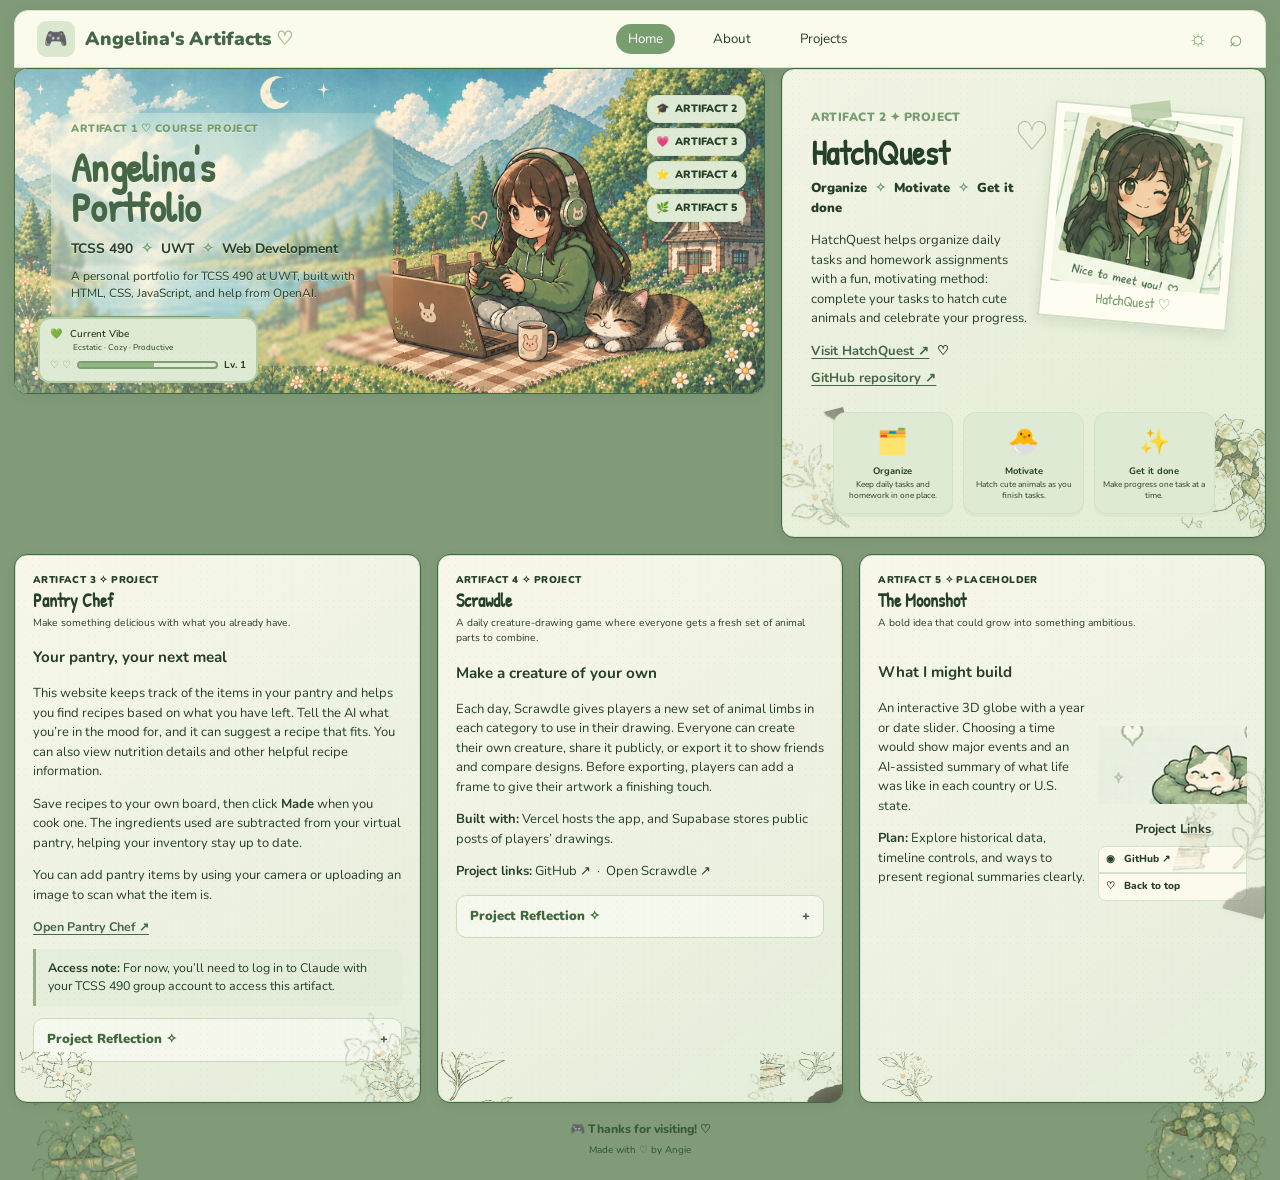
<file: index.html>
<!DOCTYPE html>
<html lang="en">
<head>
  <meta charset="UTF-8">
  <meta name="viewport" content="width=device-width, initial-scale=1.0">
  <title>Angelina's Artifacts ♡</title>
  <link rel="stylesheet" href="style.css">
</head>
<body>
  <header class="sitebar">
    <a class="logo" href="#home"><span class="gamepad">🎮</span> Angelina's Artifacts <span class="heart">♡</span></a>
    <nav>
      <a href="index.html" class="selected">Home</a><a href="about.html">About</a>
<a href="projects.html">Projects</a>
    </nav>
    <div class="tools"><button id="theme" title="Toggle theme" aria-label="Toggle theme">☼</button><a href="#games" aria-label="Search">⌕</a></div>
  </header>

  <main class="dashboard">
    <div class="top-grid">
      <section class="panel hero" id="home">
        <div class="scene">
          <div class="cloud cloud-one">☁</div><div class="moon">☾</div><div class="sparkle">✦</div>
          <div class="mountains"></div><div class="lake"></div><div class="house">⌂</div><div class="hero-fence" aria-hidden="true"></div>
          <div class="hero-copy">
            <p class="eyebrow">ARTIFACT 1 ♡ COURSE PROJECT</p>
            <h1>Angelina's<br>Portfolio</h1>
            <h3>TCSS 490 <span>✧</span> UWT <span>✧</span> Web Development</h3>
            <p>A personal portfolio for TCSS 490 at UWT, built with HTML, CSS, JavaScript, and help from OpenAI.</p>
            <a class="button" href="#games">▶ &nbsp; Explore Artifacts</a>
          </div>
          <div class="quick-links"><a href="#about">🎓 <span>ARTIFACT 2</span></a><a href="#games">💗 <span>ARTIFACT 3</span></a><a href="#updates">⭐ <span>ARTIFACT 4</span></a><a href="#contact">🌿 <span>ARTIFACT 5</span></a></div>
          <img class="gamer-art" src="hero-illustration.png" alt="Angie in a sage-green hoodie and headphones, with her laptop, blanket, mug, and sleepy cat">
          <img class="botanical deco-hero-left" src="plant-vine.png" alt="" aria-hidden="true">
          <img class="botanical deco-hero-right" src="flower-books.png" alt="" aria-hidden="true">
          <span class="doodle doodle-heart" aria-hidden="true">♡</span><span class="doodle doodle-star" aria-hidden="true">✧</span>
          <div class="level-card"><b>💚 <span>Current Vibe</span></b><small>Ecstatic · Cozy · Productive</small><div class="progress"><span>♡ ♡</span><i><b></b></i><strong>Lv. 1</strong></div></div>
        </div>
      </section>

      <section class="panel about" id="about">
        <div class="about-content">
          <p class="eyebrow">ARTIFACT 2 ✦ PROJECT</p><h2>HatchQuest</h2>
          <p class="roles">Organize <span>✧</span> Motivate <span>✧</span> Get it done</p>
          <p>HatchQuest helps organize daily tasks and homework assignments with a fun, motivating method: complete your tasks to hatch cute animals and celebrate your progress.</p>
          <p class="hatchquest-links"><a href="https://arcangieo.github.io/HatchQuest/" target="_blank" rel="noopener noreferrer">Visit HatchQuest ↗</a><span>♡</span><a href="https://github.com/ArcAngieO/HatchQuest" target="_blank" rel="noopener noreferrer">GitHub repository ↗</a></p>
        </div>
        <div class="polaroid"><div class="tape"></div><img class="portrait-image" src="angie-portrait.png" alt="Angie smiling in a green hoodie and headphones"><p>HatchQuest ♡</p></div>
        <img class="botanical deco-about-left" src="plant-sprig.png" alt="" aria-hidden="true">
        <img class="botanical deco-about-right" src="cat-planter.png" alt="" aria-hidden="true">
        <span class="doodle about-heart" aria-hidden="true">♡</span>
        <div class="feature-row">
          <article><b class="feature">🗂️</b><h3>Organize</h3><p>Keep daily tasks and homework in one place.</p></article>
          <article><b class="feature">🐣</b><h3>Motivate</h3><p>Hatch cute animals as you finish tasks.</p></article>
          <article><b class="feature">✨</b><h3>Get it done</h3><p>Make progress one task at a time.</p></article>
        </div>
      </section>
    </div>

    <div class="bottom-grid">
      <section class="panel mini-panel games" id="games">
        <div class="mini-heading"><p class="eyebrow">ARTIFACT 3 ✧ PROJECT</p><h2>Pantry Chef</h2><p>Make something delicious with what you already have.</p></div>
        <img class="botanical deco-games" src="plant-vine.png" alt="" aria-hidden="true">
        <div class="artifact-reflection">
          <h3>Your pantry, your next meal</h3>
          <p>This website keeps track of the items in your pantry and helps you find recipes based on what you have left. Tell the AI what you’re in the mood for, and it can suggest a recipe that fits. You can also view nutrition details and other helpful recipe information.</p>
          <p>Save recipes to your own board, then click <strong>Made</strong> when you cook one. The ingredients used are subtracted from your virtual pantry, helping your inventory stay up to date.</p>
          <p>You can add pantry items by using your camera or uploading an image to scan what the item is.</p>
          <p class="hatchquest-links"><a href="https://claude.ai/artifact/WfN5k7p5CzJoj3WAYKVdsc?sk=G0h_0Ka79k5c4m_Gvr35Sw" target="_blank" rel="noopener noreferrer">Open Pantry Chef ↗</a></p>
          <p class="claude-disclaimer"><strong>Access note:</strong> For now, you’ll need to log in to Claude with your TCSS 490 group account to access this artifact.</p>
          <details class="artifact-reflection-dropdown">
            <summary>Project Reflection ✧</summary>
            <p>When making this project I decided to ask Claude first if it knew how to implement AI into a website, and have anyone access it with the link. I got it in the correct mindset of implementing it into Claude, that it'll have people sign in before using it. Because of this I was able to create this artifact in a lot less prompts than I might've without it.</p>
          </details>
        </div>
      </section>

      <section class="panel mini-panel updates" id="updates">
        <div class="mini-heading"><p class="eyebrow">ARTIFACT 4 ✧ PROJECT</p><h2>Scrawdle</h2><p>A daily creature-drawing game where everyone gets a fresh set of animal parts to combine.</p></div>
        <img class="botanical deco-updates" src="flower-wreath.png" alt="" aria-hidden="true">
        <div class="artifact-reflection">
          <h3>Make a creature of your own</h3>
          <p>Each day, Scrawdle gives players a new set of animal limbs in each category to use in their drawing. Everyone can create their own creature, share it publicly, or export it to show friends and compare designs. Before exporting, players can add a frame to give their artwork a finishing touch.</p>
          <p><strong>Built with:</strong> Vercel hosts the app, and Supabase stores public posts of players’ drawings.</p>
          <p><strong>Project links:</strong> <a href="https://github.com/kevlam1/Scrawdle" target="_blank" rel="noreferrer">GitHub ↗</a> &nbsp;·&nbsp; <a href="https://scrawdle.vercel.app/" target="_blank" rel="noreferrer">Open Scrawdle ↗</a></p>
          <details class="artifact-reflection-dropdown">
            <summary>Project Reflection ✧</summary>
            <p>This was my first time ever using Claude Code, directly installed into IntelliJ. I think it works way better than using the actual app, and it helped my properly visualize what is going on and learn some code that I don't already know, because I can see it directly. I had a lot of fun making this game with my team! I learned a lot through them and Claude.</p>
          </details>
        </div>
      </section>

      <section class="panel mini-panel contact" id="contact">
        <div class="mini-heading"><p class="eyebrow">ARTIFACT 5 ✧ PLACEHOLDER</p><h2>The Moonshot</h2><p>A bold idea that could grow into something ambitious.</p></div>
        <img class="botanical deco-contact" src="plant-stem.png" alt="" aria-hidden="true">
        <div class="artifact-reflection">
          <h3>What I might build</h3>
          <p>An interactive 3D globe with a year or date slider. Choosing a time would show major events and an AI-assisted summary of what life was like in each country or U.S. state.</p>
          <p><strong>Plan:</strong> Explore historical data, timeline controls, and ways to present regional summaries clearly.</p>
        </div>
        <div class="find-me"><div class="sleepy-cat"><img src="sleepy-cat.jpg" alt="A sleepy cream-and-sage cat curled in a soft green bed"></div><h3>Project Links</h3><a href="https://github.com/ArcAngieO/my-website" target="_blank" rel="noreferrer">◉ &nbsp; GitHub ↗</a><a href="#home">♡ &nbsp; Back to top</a></div>
      </section>
    </div>
  </main>
  <footer><img class="botanical footer-plant footer-left" src="flower-books.png" alt="" aria-hidden="true">🎮 Thanks for visiting! ♡ <small>Made with ♡ by Angie</small><img class="botanical footer-plant footer-right" src="cat-planter.png" alt="" aria-hidden="true"></footer>
  <script>
    document.getElementById('theme').addEventListener('click', () => document.body.classList.toggle('dark'));
  </script>
</body>
</html>
</file>
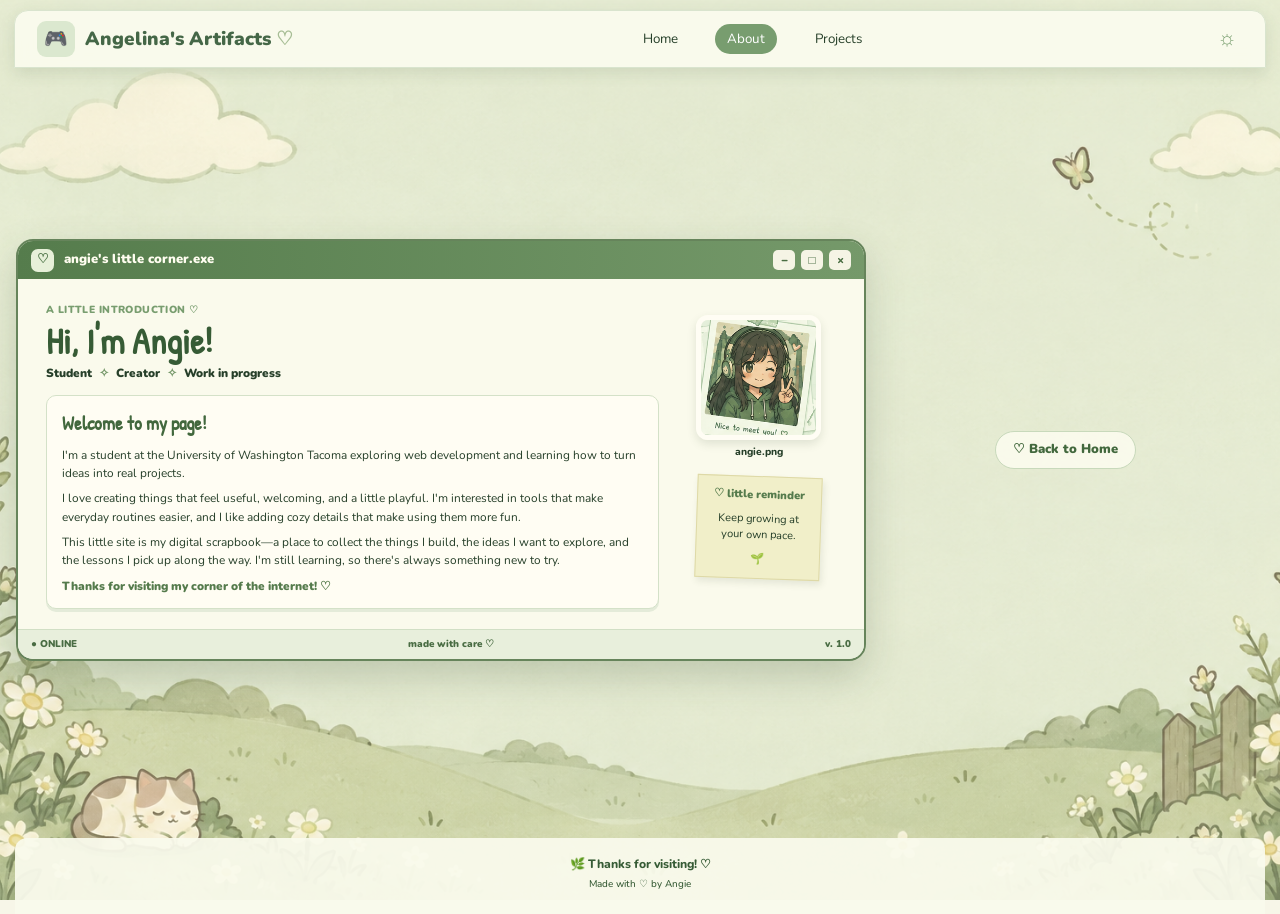
<file: about.html>
<!DOCTYPE html>
<html lang="en">
<head>
  <meta charset="UTF-8"><meta name="viewport" content="width=device-width, initial-scale=1.0">
  <title>About Angie ♡ | Angelina's Artifacts</title><link rel="stylesheet" href="style.css">
</head>
<body class="cozy-page about-page">
  <header class="sitebar">
    <a class="logo" href="index.html"><span class="gamepad">🎮</span> Angelina's Artifacts <span class="heart">♡</span></a>
    <nav aria-label="Main navigation"><a href="index.html">Home</a><a href="about.html" class="selected" aria-current="page">About</a>
<a href="projects.html">Projects</a></nav>
    <div class="tools"><button id="theme" title="Toggle theme" aria-label="Toggle theme">☼</button></div>
  </header>
  <main class="cozy-page-wrap">
    <section class="computer-window" aria-labelledby="about-title">
      <div class="computer-titlebar"><span class="window-icon">♡</span><span>angie's little corner.exe</span><div class="window-controls"><i>−</i><i>□</i><i>×</i></div></div>
      <div class="computer-screen">
        <div class="screen-copy">
          <p class="eyebrow">A LITTLE INTRODUCTION ♡</p>
          <h1 id="about-title">Hi, I'm Angie!</h1>
          <p class="about-subtitle">Student <span>✧</span> Creator <span>✧</span> Work in progress</p>
          <div class="blog-note">
            <h2>Welcome to my page!</h2>
            <p>I'm a student at the University of Washington Tacoma exploring web development and learning how to turn ideas into real projects.</p>
            <p>I love creating things that feel useful, welcoming, and a little playful. I'm interested in tools that make everyday routines easier, and I like adding cozy details that make using them more fun.</p>
            <p>This little site is my digital scrapbook—a place to collect the things I build, the ideas I want to explore, and the lessons I pick up along the way. I'm still learning, so there's always something new to try.</p>
            <p class="signoff">Thanks for visiting my corner of the internet! ♡</p>
          </div>
        </div>
        <aside class="desktop-widget"><img src="angie-portrait.png" alt="Angie in a green hoodie and headphones"><div class="widget-caption">angie.png</div><div class="sticky-note"><span>♡ little reminder</span><p>Keep growing at your own pace.</p>🌱</div></aside>
      </div>
      <div class="computer-status"><span>● ONLINE</span><span>made with care ♡</span><span>v. 1.0</span></div>
    </section>
    <a class="back-home" href="index.html">♡ Back to Home</a>
  </main>
  <footer>🌿 Thanks for visiting! ♡ <small>Made with ♡ by Angie</small></footer>
  <script>document.getElementById('theme').addEventListener('click',()=>document.body.classList.toggle('dark'));</script>
</body></html>
</file>
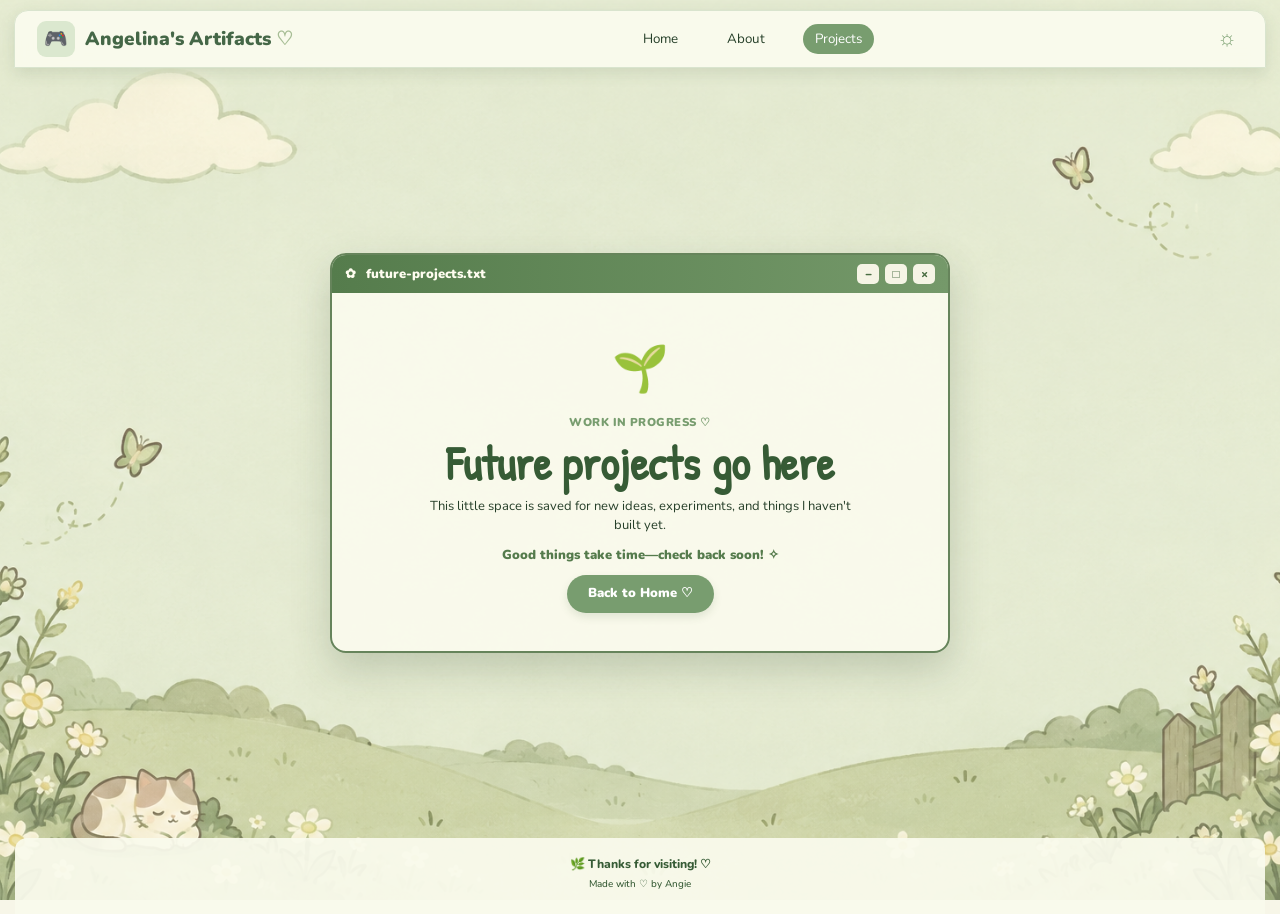
<file: projects.html>
<!DOCTYPE html>
<html lang="en">
<head><meta charset="UTF-8"><meta name="viewport" content="width=device-width, initial-scale=1.0"><title>Projects ♡ | Angelina's Artifacts</title><link rel="stylesheet" href="style.css"></head>
<body class="cozy-page projects-page">
  <header class="sitebar"><a class="logo" href="index.html"><span class="gamepad">🎮</span> Angelina's Artifacts <span class="heart">♡</span></a>
    <nav aria-label="Main navigation"><a href="index.html">Home</a><a href="about.html">About</a>
<a href="projects.html" class="selected" aria-current="page">Projects</a></nav>
    <div class="tools"><button id="theme" title="Toggle theme" aria-label="Toggle theme">☼</button></div>
  </header>
  <main class="projects-page-wrap"><section class="future-projects-card"><div class="project-windowbar"><span>✿</span> future-projects.txt <span class="window-controls"><i>−</i><i>□</i><i>×</i></span></div><div class="future-projects-content"><div class="project-flower">🌱</div><p class="eyebrow">WORK IN PROGRESS ♡</p><h1>Future projects go here</h1><p>This little space is saved for new ideas, experiments, and things I haven't built yet.</p><p class="future-note">Good things take time—check back soon! ✧</p><a class="button" href="index.html">Back to Home ♡</a></div></section></main>
  <footer>🌿 Thanks for visiting! ♡ <small>Made with ♡ by Angie</small></footer>
  <script>document.getElementById('theme').addEventListener('click',()=>document.body.classList.toggle('dark'));</script>
</body></html>
</file>
<file: style.css>
@import url('https://fonts.googleapis.com/css2?family=Nunito:wght@400;500;600;700;800;900&family=Patrick+Hand&display=swap');
:root{--cream:#f8f1e3;--paper:#fffaf0;--sage:#537b4c;--sage2:#42683d;--green:#557f4e;--green-dark:#365b35;--ink:#263f29;--line:#cbdcc0;--shadow:0 5px 16px #3c5b351c}
*{box-sizing:border-box}html{scroll-behavior:smooth;scroll-padding-top:76px}body{margin:0;background:var(--cream);color:var(--ink);font-family:Nunito,'Trebuchet MS',sans-serif;font-size:13px;line-height:1.5}.sitebar{height:60px;margin:14px 1.2% 0;padding:0 24px;display:flex;align-items:center;justify-content:space-between;gap:18px;border:1px solid #d9e4ce;border-radius:15px 15px 0 0;background:#fafbed;box-shadow:var(--shadow)}.logo{font-size:1.25rem;font-weight:900;white-space:nowrap;color:var(--green-dark)}.gamepad{display:inline-grid;place-items:center;background:#dbe8cf;border-radius:9px;padding:4px 7px;margin-right:5px}.heart{color:#a7bd95}nav{display:flex;gap:clamp(8px,2vw,27px)}nav a{padding:5px 12px;border-radius:20px;font-size:.88rem}nav a:hover,nav .selected{background:var(--green);color:#fff}.tools{display:flex;gap:15px;font-size:1.5rem;color:var(--green)}.tools button{border:0;background:none;color:inherit;font-size:1.4rem;cursor:pointer}a{color:inherit;text-decoration:none}button,input,textarea{font:inherit}.dashboard{margin:0 1.2%;}.top-grid{display:grid;grid-template-columns:1.55fr 1fr;gap:16px}.bottom-grid{display:grid;grid-template-columns:repeat(3,minmax(0,1fr));gap:16px;margin-top:16px}.panel{position:relative;min-width:0;overflow:hidden;border:1px solid #42683d;border-radius:13px;background:var(--sage);box-shadow:var(--shadow)}.hero{min-height:450px}.scene{position:absolute;inset:0;background:linear-gradient(180deg,#c1dfd5 0%,#e6efda 62%,#c1d9b0 100%);overflow:hidden}.scene:after{content:"";position:absolute;inset:0;background-image:radial-gradient(#fff9 1px,transparent 1.5px);background-size:22px 22px;opacity:.45;pointer-events:none}.cloud{position:absolute;top:15%;left:4%;font-size:3.5rem;color:#fff8}.moon{position:absolute;top:3%;left:31%;font-size:4rem;color:#fff8}.sparkle{position:absolute;top:30%;left:4%;font-size:2rem;color:#fff}.mountains{position:absolute;inset:13% -4% 0;background:#a4c9a0;clip-path:polygon(0 54%,9% 25%,18% 44%,33% 4%,46% 42%,60% 15%,72% 49%,87% 19%,100% 49%,100% 100%,0 100%)}.lake{position:absolute;left:0;right:0;bottom:0;height:34%;background:linear-gradient(170deg,#a8d6d0,#d1e6d3 55%,#9bc39b);clip-path:polygon(0 35%,18% 0,37% 22%,60% 0,78% 26%,100% 4%,100% 100%,0 100%)}.house{position:absolute;right:7%;bottom:27%;font-size:5rem;color:#f6e9cb;text-shadow:3px 3px #78986f,-3px -3px #78986f}.hero-copy{position:absolute;z-index:4;left:10%;top:19%;max-width:54%}.eyebrow{font-size:.79rem;font-weight:900;letter-spacing:.04em;color:var(--green);margin:0 0 8px}.hero h1{font-family:'Patrick Hand',Nunito,sans-serif;font-size:clamp(2.6rem,4.2vw,4.2rem);line-height:.91;color:var(--green-dark);margin:14px 0 17px;letter-spacing:-.02em}.hero-copy h3{font-size:1rem;margin:0 0 10px}.hero-copy h3 span,.roles span{color:var(--green);padding:0 4px}.hero-copy>p:not(.eyebrow){font-size:.86rem;margin:0 0 20px}.button,.small-button{display:inline-block;background:var(--green);color:white;border:0;border-radius:22px;padding:9px 21px;font-weight:900;cursor:pointer;box-shadow:0 4px 9px #3c613622}.button:hover,.small-button:hover{background:var(--green-dark);transform:translateY(-2px)}.quick-links{position:absolute;z-index:5;right:5%;top:16%;display:grid;gap:7px}.quick-links a{display:flex;align-items:center;gap:8px;padding:7px 12px;min-width:100px;border-radius:12px;background:#fbf9e9e8;border:1px solid #d0e0c7;font-weight:900;box-shadow:0 3px 8px #3c5b351c}.gamer-girl{position:absolute;z-index:3;right:18%;bottom:10%;width:165px;height:240px}.hair-back{position:absolute;left:10px;top:13px;width:143px;height:142px;background:#4b4b3a;border:4px solid #394733;border-radius:52% 50% 43% 45%;clip-path:polygon(0 0,100% 0,100% 100%,83% 72%,72% 100%,56% 68%,40% 100%,20% 72%,0 100%)}.face{position:absolute;z-index:2;top:37px;left:28px;width:108px;height:103px;background:#f4d6b0;border:3px solid #67503b;border-radius:48% 48% 45% 45%;box-shadow:inset 0 -6px #edc39e}.eye{position:absolute;top:40px;width:11px;height:17px;background:#384538;border-radius:50%}.e1{left:21px}.e2{right:21px}.cheek{position:absolute;top:64px;width:15px;height:7px;background:#eaa18c;border-radius:50%}.c1{left:8px}.c2{right:8px}.mouth{position:absolute;left:46px;top:63px;font-weight:900}.fringe{position:absolute;z-index:4;top:22px;left:23px;width:112px;height:70px;background:#4b4b3a;border-radius:55% 50% 30% 20%;clip-path:polygon(0 0,100% 0,100% 60%,77% 100%,60% 58%,43% 100%,24% 55%,0 88%)}.headphones{position:absolute;z-index:5;top:15px;left:9px;width:148px;height:91px;border:10px solid #91aa7b;border-bottom-color:transparent;border-radius:90px 90px 0 0}.headphones:before,.headphones:after{content:"";position:absolute;top:40px;width:22px;height:37px;background:#91aa7b;border:3px solid #4f7049;border-radius:8px}.headphones:before{left:-14px}.headphones:after{right:-14px}.hoodie{position:absolute;z-index:2;bottom:0;left:7px;width:150px;height:112px;background:#72936b;border:4px solid #466445;border-radius:56px 56px 16px 16px}.hoodie:after{content:"♡";position:absolute;top:34px;left:63px;color:#e7f0d8;font-size:1.4rem}.arm{position:absolute;z-index:5;bottom:28px;width:42px;height:64px;background:#f3d0aa;border:3px solid #66513d;border-radius:24px}.left-arm{left:0;transform:rotate(-25deg)}.right-arm{right:0;transform:rotate(24deg)}.laptop{position:absolute;z-index:6;bottom:3%;left:29%;width:142px;height:85px;display:grid;place-items:center;background:#90ad7d;border:4px solid #4f714b;border-radius:7px 7px 3px 3px;transform:skewY(7deg) rotate(-4deg);font-size:1.8rem;box-shadow:0 7px #6e8d61}.cat{position:absolute;z-index:7;right:3%;bottom:4%;font-size:3.4rem}.mug{position:absolute;z-index:8;left:53%;bottom:3%;padding:7px 10px;background:#faf8e7;border:2px solid #a6bf96;border-radius:4px 4px 10px 10px;color:var(--green)}.level-card{position:absolute;z-index:8;left:4%;bottom:3%;width:240px;padding:10px 12px;background:#fbf8e5e8;border:2px solid #b5cda7;border-radius:12px;box-shadow:var(--shadow)}.level-card b span{font-weight:600;margin-left:5px}.level-card small{display:block;margin-left:23px;font-size:.7rem}.progress{display:flex;align-items:center;gap:6px;margin-top:6px}.progress>span{color:var(--green)}.progress i{flex:1;height:10px;border:2px solid #7e9f71;border-radius:10px;overflow:hidden}.progress i b{display:block;width:55%;height:100%;background:#91b883}.progress strong{font-size:.7rem}.about{min-height:450px;padding:8% 8% 18%;display:grid;grid-template-columns:1fr .85fr;gap:12px;align-content:start;background:linear-gradient(145deg,#fbfbed,#e5efd9)}.about-content{align-self:center}.about h2{font-family:'Patrick Hand',sans-serif;font-size:clamp(2rem,3vw,3rem);line-height:1;margin:10px 0}.roles{font-weight:900;margin:0 0 12px}.about-content>p:last-child{font-size:.82rem}.polaroid{position:relative;align-self:center;background:#fffdf1;padding:8px 8px 4px;transform:rotate(5deg);border:2px solid #d0dec3;box-shadow:0 5px 12px #3c5b3520;text-align:center}.polaroid>p{font-family:'Patrick Hand';font-size:.95rem;color:var(--green);margin:4px}.tape{position:absolute;z-index:5;top:-8px;left:40%;width:40px;height:17px;background:#b6cba4d9;transform:rotate(-12deg)}.portrait{height:150px;position:relative;overflow:hidden;background:linear-gradient(135deg,#d1e1c3,#eff0dc)}.portrait-hair{position:absolute;top:13px;left:25%;width:58%;height:100px;background:#4a4939;border-radius:50% 50% 30% 30%}.portrait-face{position:absolute;top:28px;left:32%;width:40%;height:81px;border-radius:48%;background:#f4d6b0;border:2px solid #67503b}.portrait-face i{position:absolute;top:31px;font-style:normal}.portrait-face i:first-child{left:12px}.portrait-face i:nth-child(2){right:12px}.portrait-face b{position:absolute;left:43%;bottom:17px}.portrait-hoodie{position:absolute;bottom:-27px;left:13%;width:75%;height:65px;border-radius:40px 40px 0 0;background:#78986e;border:2px solid #4e7048;color:#eaf0df}.portrait-headphones{position:absolute;top:20px;left:23%;width:62%;height:60px;border:7px solid #9bb38a;border-bottom-color:transparent;border-radius:50% 50% 0 0}.feature-row{grid-column:1/-1;position:absolute;left:6%;right:6%;bottom:5%;display:grid;grid-template-columns:repeat(3,1fr);gap:9px}.feature-row article{background:#fffdf1d9;border:1.5px solid #d2e1c7;border-radius:12px;text-align:center;padding:8px 4px;box-shadow:0 3px 0 #dce7d2}.feature{font-size:1.45rem}.feature-row h3{font-size:.77rem;margin:2px 0}.feature-row p{font-size:.67rem;line-height:1.3;margin:0}.mini-panel{padding:19px 18px 17px;background:linear-gradient(140deg,#537b4c,#42683d);color:#fffaf0}.mini-heading{margin-bottom:15px}.mini-heading h2{font-family:'Patrick Hand',sans-serif;font-size:1.65rem;line-height:1.05;margin:2px 0 5px;color:#fff8e9}.mini-heading>p:last-child{font-size:.72rem;margin:0;color:#f4f0df}.mini-heading .eyebrow{font-size:.65rem;margin-bottom:4px}.game-grid{display:grid;grid-template-columns:repeat(3,minmax(0,1fr));gap:9px}.game-card{min-width:0;background:#fbfaed;border:1.5px solid #d5e2c9;border-radius:10px;padding:5px 5px 8px;box-shadow:0 3px 0 #dbe7d1}.game-image{height:72px;border-radius:7px;display:grid;place-items:center;position:relative;overflow:hidden;font-size:1.3rem}.game-image span{filter:drop-shadow(0 2px 1px #fff9)}.game-image i{position:absolute;right:4px;top:2px;background:#fff9e8;border-radius:50%;width:18px;height:18px;text-align:center;font-style:normal;color:var(--green);font-size:.8rem}.farm{background:linear-gradient(#a6d5d6 0 52%,#93ba79 52%)}.minecraft{background:linear-gradient(#b7dfdf 0 51%,#7caf68 51%)}.island{background:linear-gradient(#a7d9d7 0 53%,#e9d89c 53% 70%,#82c1a0 70%)}.forest{background:linear-gradient(#b6dad2,#c8dfa6 62%,#80ac6e 62%)}.boat{background:linear-gradient(#b6dfe0 0 57%,#83c5b2 57%)}.game-card h3{font-size:.7rem;margin:5px 2px 3px;line-height:1.2}.tags{font-size:.56rem;color:#5a7c50;margin:0 2px 5px}.tags span{background:#e0ebd4;border-radius:10px;padding:1px 4px;margin-left:3px}.small-button{font-size:.61rem;padding:4px 8px;border-radius:14px}.more{display:flex;align-items:center;justify-content:center;flex-direction:column;text-align:center;background:#f1f3e4}.more>div{font-size:1.8rem}.more p{font-size:.65rem;color:#7b9671;margin:0 0 6px}.more h3{font-size:.75rem}.updates .mini-heading{margin-bottom:13px}.updates-grid{display:grid;grid-template-columns:repeat(2,minmax(0,1fr));gap:9px}.post{overflow:hidden;background:#fbfaed;border:1.5px solid #d5e2c9;border-radius:10px;box-shadow:0 3px 0 #dbe7d1}.post-image{height:82px;display:grid;place-items:center;font-size:1.6rem;letter-spacing:.08em}.setup{background:linear-gradient(135deg,#d6d9bd,#a8c6a1)}.valley{background:linear-gradient(#b8dfe0 0 55%,#8dbb79 55%)}.flowers{background:linear-gradient(135deg,#e9e4d0,#a6c99a)}.craft{background:linear-gradient(135deg,#e4e5ce,#b6d2ae)}.post-copy{padding:7px}.post-copy h3{font-size:.68rem;line-height:1.2;margin:0 0 4px}.post-copy p{font-size:.61rem;line-height:1.35;margin:0 0 7px}.post-copy small{display:flex;justify-content:space-between;color:#8a9c7f;font-size:.53rem}.contact form{background:#fbfaed;border:1.5px solid #d5e2c9;border-radius:11px;padding:10px;box-shadow:0 3px 0 #dbe7d1}.contact label{display:block;font-size:.65rem;font-weight:900;margin-bottom:8px}.contact input,.contact textarea{display:block;width:100%;margin-top:3px;padding:7px 8px;border:1px solid #dce5d4;border-radius:7px;background:#fffff5;font-size:.66rem;color:var(--ink)}.contact textarea{resize:vertical}.send{width:100%;font-size:.7rem}.contact form>small{display:block;font-size:.54rem;color:#829477;margin-top:6px}.find-me{margin-top:13px}.sleepy-cat{font-size:2.8rem;text-align:center}.find-me h3{text-align:center;font-size:.85rem;margin:0 0 7px}.find-me a{display:block;padding:5px 10px;border:1px solid #d5e2c9;background:#fbfaed;font-size:.67rem;font-weight:800}.find-me a:first-of-type{border-radius:8px 8px 0 0}.find-me a:last-of-type{border-radius:0 0 8px 8px}footer{padding:17px 10px 22px;text-align:center;color:#365b35;font-size:.8rem;font-weight:800}footer small{display:block;font-size:.65rem;font-weight:500;margin-top:4px}.dark{--paper:#2e4432;--ink:#eaf1df;--green-dark:#d6e8cb;--green:#86a979;background:#293b2c}.dark .sitebar,.dark .panel,.dark .mini-panel,.dark .about{background:#2e4432;color:var(--ink);border-color:#4c6947}.dark .game-card,.dark .post,.dark .contact form,.dark .find-me a,.dark .feature-row article,.dark .polaroid{background:#354d38;color:var(--ink);border-color:#4c6947}.dark input,.dark textarea{background:#2e4432;color:var(--ink)}.dark .hero .scene{filter:brightness(.72)}.dark .about h2,.dark .mini-heading h2{color:#dcebd2}
@media(max-width:1050px){.top-grid{grid-template-columns:1.25fr 1fr}.hero{min-height:420px}.about{min-height:420px;padding-bottom:21%}.hero-copy{left:7%;max-width:60%}.quick-links{right:3%}.gamer-girl{right:14%;transform:scale(.88);transform-origin:bottom right}.laptop{left:23%;width:115px}.level-card{width:205px}.bottom-grid{gap:12px}.mini-panel{padding:14px 11px}.game-image{height:62px}.post-image{height:70px}}@media(max-width:760px){.sitebar{height:auto;min-height:58px;flex-wrap:wrap;padding:10px 14px}.sitebar nav{order:3;width:100%;justify-content:center;gap:3px}.sitebar nav a{font-size:.78rem;padding:5px 8px}.tools{margin-left:auto}.dashboard{margin:0 2%}.top-grid{grid-template-columns:1fr}.hero{min-height:430px}.about{min-height:430px;grid-template-columns:1.1fr .9fr;padding:30px 6% 125px}.bottom-grid{grid-template-columns:1fr 1fr}.contact{grid-column:1/-1;display:grid;grid-template-columns:1fr 1fr;gap:14px}.contact .mini-heading{grid-column:1/-1;margin-bottom:0}.contact form{align-self:start}.find-me{margin-top:0}.game-image{height:80px}.post-image{height:88px}}@media(max-width:480px){.logo{font-size:1.05rem}.tools{font-size:1.2rem}.hero{min-height:430px}.hero-copy{top:12%;left:6%;max-width:73%}.hero h1{font-size:2.75rem}.hero-copy>p:not(.eyebrow){font-size:.75rem}.quick-links{top:8%;right:3%;gap:4px}.quick-links a{min-width:0;padding:5px 7px;font-size:.7rem}.gamer-girl{right:12%;bottom:11%;transform:scale(.75);transform-origin:bottom right}.laptop{left:23%;bottom:4%;width:105px;height:67px}.cat{font-size:2.5rem}.mug{left:56%}.level-card{left:3%;bottom:3%;width:175px;padding:7px;font-size:.75rem}.level-card small{font-size:.58rem}.about{grid-template-columns:1fr 1fr;gap:8px;padding:24px 5% 130px}.about h2{font-size:2rem}.about-content>p:last-child{font-size:.7rem}.polaroid{padding:5px}.portrait{height:125px}.polaroid>p{font-size:.75rem}.feature-row{left:4%;right:4%;bottom:4%;gap:5px}.feature-row article{padding:7px 2px}.feature-row h3{font-size:.67rem}.feature-row p{font-size:.58rem}.bottom-grid{grid-template-columns:1fr}.contact{grid-column:auto;display:block}.contact .mini-heading{margin-bottom:14px}.find-me{margin-top:14px}.game-image{height:95px}.post-image{height:100px}.mini-panel{padding:16px}.mini-heading h2{font-size:1.8rem}.post-copy h3{font-size:.75rem}.post-copy p{font-size:.68rem}.post-copy small{font-size:.58rem}}

/* Reference artwork crops: the same illustrated gamer girl used in the design mockup. */
.gamer-art{position:absolute;z-index:6;right:1%;bottom:0;width:43%;height:76%;object-fit:contain;object-position:center bottom;filter:drop-shadow(0 5px 4px #314d2d26);pointer-events:none}
.portrait-image{display:block;width:100%;height:150px;object-fit:cover;object-position:center;border-radius:2px}
@media(max-width:1050px){.gamer-art{right:0;width:46%;height:74%}.portrait-image{height:135px}}
@media(max-width:760px){.gamer-art{right:0;width:48%;height:70%}.portrait-image{height:125px}}
@media(max-width:480px){.gamer-art{right:0;width:50%;height:65%;bottom:9%}.portrait-image{height:125px}}


/* --- Storybook botanical polish inspired by the reference board --- */
:root{--cream:#f8f8e9;--paper:#f8f8e9;--sage:#dfead4;--sage2:#c7dcb9;--green:#789d6f;--green-dark:#456747;--ink:#344f37;--line:#cbdcc0;--shadow:0 5px 16px #3c5b351c}
body{background:#819b79 url('plant-vine.png') no-repeat -90px 260px;background-size:220px auto}
.sitebar{height:58px;margin:14px 1.2% 0;border-radius:15px 15px 0 0}
.dashboard{position:relative}
.top-grid{grid-template-columns:1.55fr 1fr;gap:16px}
.bottom-grid{grid-template-columns:1.03fr 1fr 1fr;gap:16px;margin-top:16px}
.panel{border-radius:13px}
.hero{min-height:550px}
.scene{background-image:linear-gradient(90deg,#e1efdf12,#d5eadc00),url('cozy-landscape.jpg');background-size:cover;background-position:center;isolation:isolate}
.scene:after{background-image:radial-gradient(#fff9 1px,transparent 1.5px);background-size:22px 22px;opacity:.35}
.mountains,.lake,.house,.cloud-one,.moon,.sparkle{display:none}
.hero-copy{left:10%;top:18%;max-width:48%;text-shadow:0 1px 0 #eff6e6a8}
.hero h1{font-size:clamp(2.8rem,4vw,4.2rem)}
.hero-copy>p:not(.eyebrow){max-width:345px}
.gamer-art{right:2%;bottom:0;width:47%;height:78%;object-fit:contain;object-position:center bottom;filter:drop-shadow(0 7px 5px #314d2d30)}
.quick-links{right:4%;top:13%;gap:8px}
.quick-links a{min-width:112px;padding:8px 13px}
.level-card{left:4%;bottom:3%;width:285px;padding:11px 13px;background:#fbf8e5d9}
.about{min-height:550px;padding:9% 7% 23%;background:linear-gradient(145deg,#fbfbeded,#e5efd9f2)}
.about h2{font-size:clamp(2.15rem,3vw,3rem)}
.portrait-image{height:190px;object-position:center 24%}
.polaroid{z-index:2;margin-top:0}
.feature-row{bottom:6%;gap:12px}
.feature-row article{padding:13px 7px 12px;border-radius:14px}
.feature-row .feature{font-size:1.65rem}
.mini-panel{padding:20px 18px 18px;min-height:410px;background:linear-gradient(145deg,#faf9edee,#e7efddf5)}
.game-grid{gap:10px}
.game-image{height:83px;background-size:cover;background-position:center}
.farm{background-image:linear-gradient(#ffffff12,#476c3b20),url('cozy-landscape.jpg');background-position:62% 72%}
.minecraft{background-image:linear-gradient(#ffffff08,#476c3b28),url('cozy-landscape.jpg');background-position:85% 62%}
.island{background-image:linear-gradient(#ffffff08,#476c3b22),url('cozy-landscape.jpg');background-position:35% 76%}
.forest{background-image:linear-gradient(#ffffff08,#476c3b22),url('cozy-landscape.jpg');background-position:72% 50%}
.boat{background-image:linear-gradient(#ffffff08,#476c3b22),url('cozy-landscape.jpg');background-position:42% 80%}
.game-image span{padding:4px 8px;background:#d8e8d1a8;border-radius:12px;text-shadow:0 1px 2px #fff}
.post-image{background-size:cover;background-position:center}
.setup{background-image:linear-gradient(#d7e3c044,#d7e3c044),url('cozy-landscape.jpg');background-position:50% 10%}
.valley{background-image:linear-gradient(#d7e3c022,#d7e3c022),url('cozy-landscape.jpg');background-position:72% 70%}
.flowers{background-image:linear-gradient(#d7e3c044,#d7e3c044),url('plant-vine.png'),url('cozy-landscape.jpg');background-position:center,center,center}
.craft{background-image:linear-gradient(#d7e3c044,#d7e3c044),url('flower-books.png'),url('cozy-landscape.jpg');background-position:center,center,center}
.contact{position:relative}
.contact form{position:relative;z-index:2}
.find-me{position:relative;z-index:2}
.botanical{position:absolute;z-index:3;pointer-events:none;object-fit:contain;opacity:.9;filter:drop-shadow(0 2px 2px #496c3920)}
.deco-hero-left{left:-13px;bottom:-25px;width:150px;transform:rotate(-10deg);opacity:.78}
.deco-hero-right{right:-18px;bottom:-14px;width:135px;transform:rotate(7deg);opacity:.72}
.doodle{position:absolute;z-index:2;color:#a6bf97;font-family:'Patrick Hand',sans-serif;pointer-events:none}
.doodle-heart{left:53%;top:22%;font-size:2.4rem;transform:rotate(12deg)}
.doodle-star{left:4%;top:39%;font-size:2rem}
.deco-about-left{left:-28px;bottom:0;width:105px;transform:rotate(-14deg);opacity:.6}
.deco-about-right{right:-22px;bottom:0;width:120px;opacity:.7}
.about-heart{top:8%;left:48%;font-size:2.6rem}
.deco-games{right:-28px;bottom:-30px;width:110px;opacity:.48;transform:rotate(14deg)}
.deco-updates{right:-20px;bottom:-35px;width:115px;opacity:.45;transform:rotate(-10deg)}
.deco-contact{right:-20px;top:36%;width:100px;opacity:.4;transform:rotate(15deg)}
footer{position:relative;min-height:75px;overflow:hidden}
.footer-plant{width:120px;bottom:-30px;opacity:.75}
.footer-left{position:absolute;left:0;transform:rotate(-8deg)}
.footer-right{position:absolute;right:0;transform:rotate(8deg)}
/* subtle pressed-paper texture and botanical edge accents */
.panel:before{content:"";position:absolute;inset:0;pointer-events:none;z-index:1;opacity:.12;background-image:radial-gradient(#79976b .55px,transparent .7px);background-size:7px 7px}
.hero .scene:before{content:"";position:absolute;inset:0;z-index:0;background:linear-gradient(90deg,#eaf4df9c 0%,#eaf4df35 40%,transparent 68%)}
.hero-copy,.quick-links,.level-card,.gamer-art,.mug{z-index:4}
.about-content,.polaroid,.feature-row{z-index:2}
@media(max-width:1050px){
 .hero,.about{min-height:490px}.gamer-art{width:48%;height:73%}.level-card{width:235px}
 .about{padding-bottom:25%}.portrait-image{height:150px}
 .deco-hero-left{width:110px}.deco-hero-right{width:105px}
}
@media(max-width:760px){
 .top-grid{grid-template-columns:1fr}.bottom-grid{grid-template-columns:1fr 1fr}
 .hero{min-height:470px}.about{min-height:470px}
 .contact{grid-column:1/-1}.mini-panel{min-height:0}
 .deco-about-right{width:95px}.deco-games,.deco-updates{width:80px}
}
@media(max-width:480px){
 .hero{min-height:445px}.hero-copy{max-width:73%;top:12%}
 .hero h1{font-size:2.7rem}.gamer-art{right:0;width:53%;height:63%;bottom:9%}
 .quick-links{right:2%;top:8%}.quick-links a{min-width:0;padding:5px 7px}
 .level-card{width:180px}.about{padding-bottom:135px}
 .portrait-image{height:115px}.feature-row{gap:5px}
 .bottom-grid{grid-template-columns:1fr}
 .deco-hero-left{width:80px}.deco-hero-right{width:80px}
}


/* Botanical borders along the bottom edge of each lower grid card. */
.mini-panel{padding-bottom:42px}
.mini-panel:after{content:"";position:absolute;z-index:2;left:0;right:0;bottom:0;height:48px;pointer-events:none;background-image:url('plant-sprig.png'),url('plant-stem.png');background-repeat:no-repeat,no-repeat;background-position:left bottom,right bottom;background-size:88px 88px,76px 76px;opacity:.78}
.games:after{background-image:url('plant-vine.png'),url('plant-sprig.png');background-size:95px 95px,72px 72px}
.updates:after{background-image:url('lily-sprig.png'),url('plant-stem.png');background-size:75px 75px,82px 82px}
.contact:after{background-image:url('plant-sprig.png'),url('flower-wreath.png');background-size:80px 80px,76px 76px}
/* Keep the full gamer illustration visible and prevent the cat/laptop edges being clipped. */
.hero{overflow:hidden}
.gamer-art{right:0;bottom:0;width:53%;height:84%;object-fit:contain;object-position:center bottom;filter:drop-shadow(0 8px 6px #314d2d22)}
@media(max-width:1050px){.gamer-art{width:54%;height:78%}}
@media(max-width:760px){.gamer-art{width:58%;height:70%}}
@media(max-width:480px){.gamer-art{width:62%;height:62%;bottom:8%}}

/* Foreground character is now a transparent cutout: no baked-in scenery or drop shadow. */
.gamer-art{right:0;bottom:0;width:53%;height:88%;object-fit:contain;object-position:center bottom;filter:none;z-index:4}
.hero-fence{position:absolute;z-index:2;right:0;bottom:20%;width:43%;height:92px;pointer-events:none;opacity:.96;background:linear-gradient(to bottom,transparent 0 24%,#9bb789 24% 32%,#d7e4c7 32% 39%,#718e65 39% 44%,transparent 44% 61%,#9bb789 61% 69%,#d7e4c7 69% 76%,#718e65 76% 81%,transparent 81%),repeating-linear-gradient(90deg,transparent 0 25px,#91ad7d 25px 32px,#d8e4ca 32px 36px,transparent 36px 52px)}
.hero-fence:before{content:"";position:absolute;left:0;right:0;top:19%;height:64%;background:repeating-linear-gradient(90deg,#a5bf91 0 5px,#d8e4ca 5px 9px,#829e72 9px 12px,transparent 12px 52px);clip-path:polygon(0 0,100% 0,100% 100%,0 100%)}
@media(max-width:1050px){.gamer-art{width:55%;height:82%}.hero-fence{width:48%;bottom:20%}}
@media(max-width:760px){.gamer-art{width:58%;height:73%}.hero-fence{width:48%;bottom:18%;height:78px}}
@media(max-width:480px){.gamer-art{width:66%;height:65%;bottom:0}.hero-fence{width:55%;height:68px;bottom:20%}}


/* Final reference-matched layout polish */
:root{--cream:#f8f8e9;--paper:#fbfbed;--sage:#dfead4;--sage2:#c7dcb9;--green:#789d6f;--green-dark:#456747;--ink:#344f37;--line:#cbdcc0;--shadow:0 5px 16px #3c5b3522}
body{background:#819b79;color:var(--ink)}
.sitebar{height:58px;margin:10px 1.1% 0;padding:0 22px;border-radius:14px 14px 0 0}
.dashboard{margin:0 1.1%}
.top-grid{grid-template-columns:minmax(0,1.7fr) minmax(360px,1fr);gap:16px}
.bottom-grid{grid-template-columns:minmax(0,1.03fr) minmax(0,1fr) minmax(0,.92fr);gap:16px;margin-top:16px}
.panel{border-radius:13px;box-shadow:0 3px 10px #344f3715,inset 0 0 0 1px #d4e2c8}
.hero,.about{min-height:470px}
.scene{background-image:linear-gradient(90deg,#e5f0df45,#e5f0df05 62%),url('cozy-landscape.jpg');background-size:cover;background-position:center 58%;isolation:isolate}
.hero .scene:before{background:linear-gradient(90deg,#eaf4df99 0%,#eaf4df2c 37%,transparent 61%)}
.hero-copy{left:9%;top:17%;max-width:43%}
.hero h1{font-size:clamp(2.65rem,3.25vw,3.75rem);line-height:1.03}
.hero-copy>p:not(.eyebrow){max-width:330px}
.gamer-art{right:2%;bottom:0;width:56%;height:91%;object-fit:contain;object-position:center bottom;filter:none;z-index:4}
.hero-fence{right:0;bottom:20%;width:49%;height:86px;z-index:2;opacity:.72}
.quick-links{right:3.5%;top:10%;gap:7px;z-index:5}
.quick-links a{min-width:105px;padding:7px 10px;background:#fafbeded;border:1px solid #d2e0c8;box-shadow:0 3px 7px #355b3420}
.level-card{left:4%;bottom:3%;width:285px;padding:10px 13px;background:#fbf8e5e8;z-index:5}
.about{padding:8% 6% 22%;grid-template-columns:minmax(0,1.1fr) minmax(130px,.8fr);background:linear-gradient(145deg,#fbfbeded,#e5efd9f5)}
.about h2{font-size:clamp(2rem,2.6vw,2.8rem)}
.about-content>p:last-child{font-size:.86rem}
.polaroid{transform:rotate(5deg);align-self:start;z-index:3}
.portrait-image{height:170px;object-fit:cover;object-position:center 20%}
.feature-row{bottom:5%;left:5%;right:5%;gap:10px;z-index:3}
.feature-row article{padding:11px 5px;border-radius:13px;background:#fbfbeded}
.mini-panel{min-height:390px;padding:19px 17px 45px;background:linear-gradient(145deg,#faf9edfa,#e7efddf7)}
.mini-heading h2{font-size:1.7rem}
.game-grid{gap:8px}
.game-card{padding:5px 5px 7px;border-radius:11px;background:#fbfbed;border:1px solid #d5e3c9;box-shadow:0 2px 4px #486b3514}
.game-image{height:72px;background-size:cover;background-position:center;border-radius:7px}
.farm{background-image:url('game-stardew.jpg')!important}
.minecraft{background-image:url('game-minecraft.jpg')!important}
.island{background-image:url('game-animal.jpg')!important}
.forest{background-image:url('game-zelda.jpg')!important}
.boat{background-image:url('game-spiritfarer.jpg')!important}
.game-image i{background:#fbfbeded;color:#789d6f}
.game-image span{display:none}
.updates-grid{gap:8px}
.post{border:1px solid #d5e3c9;border-radius:11px;background:#fbfbed;box-shadow:0 2px 4px #486b3514;overflow:hidden}
.post-image{height:72px;background-size:cover;background-position:center}
.setup{background-image:url('post-setup.jpg')!important}
.valley{background-image:url('post-valley.jpg')!important}
.flowers{background-image:url('post-flowers.jpg')!important}
.craft{background-image:url('post-craft.jpg')!important}
.post-copy{padding:6px 8px 7px}
.post-copy h3{font-size:.77rem}
.post-copy p{font-size:.67rem;line-height:1.35}
.contact{display:grid;grid-template-columns:minmax(0,1.12fr) minmax(130px,.8fr);column-gap:12px;align-content:start}
.contact .mini-heading{grid-column:1/-1}
.contact form{grid-column:1;min-width:0}
.find-me{grid-column:2;align-self:end;min-width:0}
.sleepy-cat{height:110px;display:flex;justify-content:center;align-items:center;overflow:hidden}
.sleepy-cat img{width:100%;height:100%;object-fit:contain;mix-blend-mode:multiply}
.find-me a{padding:5px 7px}
.mini-panel:after{height:50px;background-position:left bottom,right bottom;opacity:.88}
footer{margin:0 1.1%;position:relative}
@media(max-width:1200px){.top-grid{grid-template-columns:minmax(0,1.45fr) minmax(330px,1fr)}.hero,.about{min-height:440px}.gamer-art{width:57%;height:87%}.about{padding-bottom:25%}.portrait-image{height:145px}.mini-panel{padding:16px 13px 42px}.game-image,.post-image{height:66px}}
@media(max-width:900px){.top-grid{grid-template-columns:1fr}.hero,.about{min-height:440px}.bottom-grid{grid-template-columns:1fr 1fr}.contact{grid-column:1/-1;min-height:380px}.game-image,.post-image{height:88px}}
@media(max-width:600px){.sitebar{margin:8px 8px 0;padding:0 12px;gap:8px}.logo{font-size:1rem}nav{gap:2px;flex-wrap:wrap;justify-content:center}nav a{padding:4px 6px;font-size:.75rem}.tools{gap:4px}.dashboard{margin:0 8px}.top-grid,.bottom-grid{grid-template-columns:1fr;gap:12px}.hero{min-height:540px}.hero-copy{left:7%;top:9%;max-width:70%}.hero h1{font-size:2.65rem}.gamer-art{width:78%;height:64%;right:-1%;bottom:0}.hero-fence{width:66%;bottom:23%}.quick-links{right:3%;top:4%;gap:4px}.quick-links a{min-width:0;padding:4px 7px;font-size:.72rem}.level-card{width:205px;left:4%;bottom:3%;padding:8px}.about{min-height:530px;padding:35px 7% 180px}.about h2{font-size:2rem}.portrait-image{height:135px}.feature-row{gap:5px}.feature-row article{padding:8px 3px}.feature-row h3{font-size:.72rem}.feature-row p{font-size:.62rem}.mini-panel{min-height:0;padding:17px 14px 46px}.game-image,.post-image{height:100px}.contact{display:block}.find-me{margin-top:14px}.sleepy-cat{height:130px}}



/* Final fit-and-finish: fuller meadow foreground and tighter hero controls */
.hero { min-height: 550px; }
.scene { background-position: center 56%; background-size: cover; }
.scene::after {
  content:"";
  position:absolute;
  left:0; right:0; top:auto; bottom:0;
  height:23%;
  z-index:2;
  pointer-events:none;
  opacity:1;
  background:
    radial-gradient(ellipse at 8% 100%, #f6f2c9 0 2px, transparent 3px),
    radial-gradient(ellipse at 13% 80%, #f8f3d1 0 3px, transparent 4px),
    radial-gradient(ellipse at 23% 100%, #e8efc9 0 3px, transparent 4px),
    radial-gradient(ellipse at 39% 95%, #fff4cf 0 2px, transparent 3px),
    radial-gradient(ellipse at 58% 100%, #f7f1cf 0 3px, transparent 4px),
    radial-gradient(ellipse at 78% 95%, #fff4d2 0 3px, transparent 4px),
    linear-gradient(180deg, #a5c58a00 0%, #a5c58a40 23%, #9fbe83d9 72%, #8dad73ee 100%);
  background-size: auto;
}
.hero .scene:before {
  z-index:1;
  background:linear-gradient(90deg,#eaf4dfb0 0%,#eaf4df4a 38%,transparent 66%);
}
.hero-copy { left:8.5%; top:17%; max-width:45%; }
.hero h1 { font-size:clamp(2.45rem,3.45vw,3.55rem); line-height:.96; margin:10px 0 12px; }
.hero-copy h3 { font-size:.91rem; margin-bottom:8px; }
.hero-copy>p:not(.eyebrow) { font-size:.78rem; line-height:1.45; margin-bottom:14px; max-width:310px; }
.hero .eyebrow { font-size:.7rem; margin-bottom:5px; }
.hero .button { padding:7px 17px; font-size:.78rem; }
.quick-links { right:3.5%; top:12%; gap:6px; }
.quick-links a { min-width:96px; padding:5px 9px; gap:6px; font-size:.76rem; border-radius:10px; }
.level-card { width:245px; padding:8px 10px; font-size:.82rem; }
.level-card small { font-size:.66rem; }
.progress { margin-top:4px; }
.progress i { height:8px; }
.gamer-art { right:1.5%; bottom:0; width:46%; height:76%; object-fit:contain; object-position:center bottom; filter:none; }
@media(max-width:1050px) {
  .hero-copy { left:6.5%; max-width:47%; }
  .hero h1 { font-size:clamp(2.2rem,3.5vw,3rem); }
  .quick-links { right:2.5%; }
  .quick-links a { min-width:88px; padding:5px 7px; font-size:.7rem; }
  .level-card { width:220px; }
  .gamer-art { width:47%; height:72%; }
}
@media(max-width:760px) {
  .hero { min-height:470px; }
  .hero-copy { left:6%; top:13%; max-width:56%; }
  .hero h1 { font-size:2.55rem; }
  .quick-links { top:6%; right:2%; }
  .quick-links a { min-width:80px; font-size:.66rem; padding:4px 6px; }
  .gamer-art { right:0; width:51%; height:66%; }
  .level-card { width:205px; }
}
@media(max-width:480px) {
  .hero { min-height:445px; }
  .hero-copy { top:11%; left:5%; max-width:67%; }
  .hero h1 { font-size:2.15rem; line-height:.98; }
  .hero-copy h3 { font-size:.75rem; }
  .hero-copy>p:not(.eyebrow) { font-size:.68rem; max-width:220px; }
  .hero .eyebrow { font-size:.62rem; }
  .quick-links { top:6%; right:2%; gap:3px; }
  .quick-links a { min-width:0; padding:3px 5px; font-size:.58rem; gap:4px; }
  .gamer-art { right:-1%; width:53%; height:61%; bottom:8%; }
  .level-card { left:3%; bottom:3%; width:174px; padding:6px 7px; font-size:.7rem; }
  .level-card small { font-size:.55rem; }
  .progress strong { font-size:.6rem; }
}


/* New illustrated hero background: original clean artwork with website UI layered above */
.hero .scene {
  background-image: url('hero-background.png');
  background-position: center center;
  background-size: cover;
  background-repeat: no-repeat;
  background-color: #c9dfcc;
}
.hero .scene::after { display: none; }
.hero .scene::before {
  content: ""; position: absolute; inset: 0; z-index: 1; pointer-events: none;
  background: linear-gradient(90deg, rgba(244,247,222,.92) 0%, rgba(238,246,221,.76) 31%, rgba(235,243,220,.22) 49%, transparent 66%);
}
.hero .scene > .cloud, .hero .scene > .moon, .hero .scene > .sparkle,
.hero .scene > .mountains, .hero .scene > .lake, .hero .scene > .house,
.hero .scene > .hero-fence, .hero .scene > .gamer-art,
.hero .scene > .botanical, .hero .scene > .doodle { display: none !important; }
.hero .hero-copy { z-index: 5; left: 7.5%; top: 16%; max-width: 43%; }
.hero .hero-copy h1 { font-size: clamp(2.25rem, 3.2vw, 3.35rem); line-height: .98; margin: 10px 0 12px; }
.hero .hero-copy h3 { font-size: .9rem; }
.hero .hero-copy > p:not(.eyebrow) { max-width: 315px; font-size: .78rem; }
.hero .quick-links { z-index: 6; top: 8%; right: 2.5%; gap: 5px; }
.hero .quick-links a { min-width: 88px; padding: 5px 8px; font-size: .7rem; }
.hero .level-card { z-index: 6; left: 3%; bottom: 3%; width: 220px; padding: 8px 10px; }
@media (max-width: 1050px) {
  .hero .scene { background-position: 54% center; }
  .hero .hero-copy { left: 5%; max-width: 47%; }
  .hero .hero-copy h1 { font-size: clamp(2rem, 3.2vw, 2.8rem); }
  .hero .quick-links { right: 2%; }
}
@media (max-width: 760px) {
  .hero .scene { background-position: 58% center; }
  .hero .scene::before { background: linear-gradient(90deg, rgba(244,247,222,.94) 0%, rgba(238,246,221,.8) 44%, rgba(235,243,220,.18) 75%, transparent 100%); }
  .hero .hero-copy { left: 5%; top: 9%; max-width: 65%; }
  .hero .hero-copy h1 { font-size: 2.35rem; }
  .hero .quick-links { top: auto; bottom: 17%; right: 2%; gap: 4px; }
  .hero .quick-links a { min-width: 76px; font-size: .62rem; padding: 4px 6px; }
  .hero .level-card { width: 190px; }
}
@media (max-width: 480px) {
  .hero { min-height: 500px; }
  .hero .scene { background-position: 59% center; }
  .hero .hero-copy { top: 8%; max-width: 72%; }
  .hero .hero-copy h1 { font-size: 2.05rem; }
  .hero .hero-copy h3 { font-size: .72rem; }
  .hero .hero-copy > p:not(.eyebrow) { font-size: .65rem; max-width: 210px; }
  .hero .quick-links { bottom: 18%; right: 2%; }
  .hero .quick-links a { min-width: 68px; font-size: .55rem; padding: 3px 4px; }
  .hero .level-card { width: 170px; font-size: .68rem; }
}

/* Final hero framing adjustment: show the entire generated artwork and reduce the pale wash. */
.hero {
  min-height: 0;
  height: auto;
  aspect-ratio: 1905 / 826;
}
.hero .scene {
  background-size: 100% 100%;
  background-position: center center;
}
.hero .scene::before {
  background: linear-gradient(90deg,
    rgba(244,247,222,.38) 0%,
    rgba(238,246,221,.20) 27%,
    rgba(235,243,220,.06) 47%,
    transparent 60%);
}
@media (max-width: 760px) {
  .hero { aspect-ratio: auto; min-height: 500px; }
  .hero .scene { background-size: 100% 100%; background-position: center center; }
  .hero .scene::before {
    background: linear-gradient(90deg,
      rgba(244,247,222,.48) 0%,
      rgba(238,246,221,.25) 40%,
      rgba(235,243,220,.08) 72%,
      transparent 100%);
  }
}


/* Soft cloudy backing only beneath the welcome copy, keeping the artwork vivid. */
.hero-copy{isolation:isolate;padding:8px 12px 12px;margin-left:-12px;margin-top:-8px;border-radius:20px}
.hero-copy:before{content:"";position:absolute;z-index:-1;inset:0 -12px -6px -8px;border-radius:22px;background:radial-gradient(ellipse at 28% 28%,rgba(250,250,232,.68),rgba(248,249,229,.42) 55%,rgba(248,249,229,.12) 100%);backdrop-filter:blur(1.5px);pointer-events:none}
.level-card{width:228px;padding:8px 10px 7px;font-size:.78rem}
.level-card small{font-size:.64rem;margin-left:23px}
.level-card .progress strong{font-size:.66rem}
@media(max-width:600px){.hero-copy{padding:6px 8px 9px;margin-left:-8px;margin-top:-6px}.level-card{width:205px}}

/* Updated hero artwork: use the complete warm calico picnic scene as the background. */
.hero .scene {
  background-image: url('hero-background.png') !important;
  background-size: 100% 100% !important;
  background-position: center center !important;
  background-color: #d8e7c9;
}
.hero .scene::before {
  background: linear-gradient(90deg,
    rgba(246,248,226,.26) 0%,
    rgba(246,248,226,.15) 27%,
    rgba(246,248,226,.04) 45%,
    transparent 58%) !important;
}
.hero .scene::after { display:none !important; }
.hero .scene > .cloud,
.hero .scene > .moon,
.hero .scene > .sparkle,
.hero .scene > .mountains,
.hero .scene > .lake,
.hero .scene > .house,
.hero .scene > .hero-fence,
.hero .scene > .gamer-art,
.hero .scene > .botanical,
.hero .scene > .doodle { display:none !important; }
.hero .hero-copy:before {
  background: radial-gradient(ellipse at 28% 28%,rgba(250,250,232,.48),rgba(248,249,229,.26) 58%,rgba(248,249,229,.04) 100%) !important;
}
@media (max-width:760px) {
  .hero .scene { background-size:100% 100% !important; background-position:center center !important; }
  .hero .scene::before { background:linear-gradient(90deg,rgba(246,248,226,.34),rgba(246,248,226,.18) 43%,rgba(246,248,226,.03) 75%,transparent) !important; }
}

/* Cream background + sage-green tiles palette update */
.sitebar{background:var(--paper);}
.game-card,.feature-row article,.level-card,.quick-links a{background:#dfead4;}
.game-card{border-color:#b6cba9;}


/* Text colors restored to the previous deep-green palette, with responsive layout refinements. */
:root { --ink: #263f29; }
.panel.mini-panel { color: var(--ink); }
.mini-panel .mini-heading h2,
.mini-panel .mini-heading > p:last-child,
.mini-panel .mini-heading .eyebrow,
.mini-panel h3,
.mini-panel p,
.mini-panel label,
.mini-panel small,
.mini-panel .find-me a { color: var(--ink); }
.mini-panel .game-card h3,
.mini-panel .game-card p,
.mini-panel .post-copy h3,
.mini-panel .post-copy p,
.mini-panel .post-copy small { color: var(--ink); }
.mini-panel input, .mini-panel textarea { color: var(--ink); background: #fffaf0; }
.mini-panel .button, .mini-panel .small-button { color: #fffaf0; }
/* Fluid sizing and stacking so the page adapts as the browser window changes. */
html { width: 100%; overflow-x: hidden; }
body { width: 100%; min-width: 0; }
.sitebar, .dashboard, footer { max-width: 100%; }
.top-grid, .bottom-grid, .game-grid, .updates-grid { min-width: 0; }
img { max-width: 100%; }
@media (max-width: 900px) {
  .top-grid { grid-template-columns: minmax(0, 1fr); }
  .bottom-grid { grid-template-columns: repeat(2, minmax(0, 1fr)); }
  .contact { grid-column: 1 / -1; }
  .about, .hero { min-width: 0; }
}
@media (max-width: 560px) {
  .sitebar { margin: 8px 2% 0; padding: 10px; gap: 8px; }
  .sitebar nav { flex-wrap: wrap; }
  .dashboard { margin: 0 2%; }
  .bottom-grid { grid-template-columns: minmax(0, 1fr); }
  .contact { display: block; }
  .game-grid { grid-template-columns: repeat(2, minmax(0, 1fr)); }
  .about { grid-template-columns: minmax(0, 1fr) minmax(0, .8fr); }
  .feature-row { gap: 5px; }
  .feature-row article { overflow-wrap: anywhere; }
  .hero { width: 100%; }
  .hero .scene { background-size: cover !important; background-position: 57% center !important; }
}


/* Responsive content fix: make text, padding, and card contents scale with their containers. */
html { font-size: clamp(13px, 0.25vw + 12px, 16px); }
.dashboard { width:auto; }
.top-grid { grid-template-columns: minmax(0, 1.55fr) minmax(0, 1fr); }
.bottom-grid { grid-template-columns: repeat(3, minmax(0, 1fr)); }
.panel, .mini-panel, .game-card, .post, .contact form, .about, .hero { min-width:0; }
.mini-panel { padding: clamp(12px, 1.4vw, 20px); padding-bottom: clamp(38px, 3.2vw, 48px); }
.mini-heading h2 { font-size: clamp(1.15rem, 1.4vw, 1.8rem); }
.mini-heading > p:last-child { font-size: clamp(.68rem, .75vw, .82rem); }
.game-grid { grid-template-columns: repeat(3, minmax(0, 1fr)); gap: clamp(5px, .7vw, 10px); }
.game-card { padding: clamp(4px, .5vw, 7px); }
.game-image { height: clamp(48px, 5.2vw, 83px); }
.game-card h3 { font-size: clamp(.64rem, .7vw, .8rem); overflow-wrap:anywhere; }
.tags { font-size: clamp(.5rem, .55vw, .62rem); overflow-wrap:anywhere; }
.small-button { font-size: clamp(.56rem, .62vw, .7rem); padding: clamp(3px, .35vw, 5px) clamp(5px, .6vw, 9px); }
.updates-grid { grid-template-columns: repeat(2, minmax(0, 1fr)); gap: clamp(5px, .7vw, 10px); }
.post-image { height: clamp(55px, 5.2vw, 88px); }
.post-copy { padding: clamp(5px, .6vw, 8px); }
.post-copy h3 { font-size: clamp(.62rem, .68vw, .78rem); overflow-wrap:anywhere; }
.post-copy p { font-size: clamp(.58rem, .62vw, .72rem); }
.contact label { font-size: clamp(.62rem, .68vw, .76rem); }
.contact input, .contact textarea { font-size: clamp(.65rem, .7vw, .8rem); min-width:0; }
.about { grid-template-columns: minmax(0, 1fr) minmax(0, .85fr); }
.feature-row { grid-template-columns: repeat(3, minmax(0, 1fr)); }
.feature-row h3 { font-size: clamp(.62rem, .72vw, .8rem); overflow-wrap:anywhere; }
.feature-row p { font-size: clamp(.55rem, .6vw, .68rem); overflow-wrap:anywhere; }
.hero-copy { max-width: 46%; }
.hero h1 { font-size: clamp(1.8rem, 3.2vw, 3.35rem); }
.hero-copy h3 { font-size: clamp(.7rem, .9vw, .95rem); }
.hero-copy > p:not(.eyebrow) { font-size: clamp(.65rem, .78vw, .82rem); }
.level-card { width: clamp(155px, 17vw, 228px); max-width: 48%; font-size: clamp(.64rem, .78vw, .8rem); }
.level-card small { font-size: clamp(.52rem, .64vw, .66rem); }
.quick-links a { font-size: clamp(.55rem, .7vw, .76rem); min-width:0; padding: clamp(3px, .4vw, 6px) clamp(5px, .65vw, 9px); }
img { height:auto; }
@media (max-width: 900px) {
 .top-grid { grid-template-columns: minmax(0,1fr); }
 .hero { aspect-ratio:auto; min-height:470px; }
 .bottom-grid { grid-template-columns: repeat(2,minmax(0,1fr)); }
 .mini-panel { padding: clamp(12px, 2vw, 18px); padding-bottom:42px; }
 .game-image { height: clamp(65px, 10vw, 95px); }
 .post-image { height: clamp(65px, 10vw, 100px); }
 .mini-heading h2 { font-size: clamp(1.3rem, 3vw, 1.8rem); }
 .game-card h3, .post-copy h3 { font-size: clamp(.68rem, 1.5vw, .8rem); }
 .game-card p, .post-copy p { font-size: clamp(.6rem, 1.25vw, .72rem); }
}
@media (max-width: 560px) {
 .top-grid, .bottom-grid { grid-template-columns: minmax(0,1fr); }
 .hero { min-height:500px; }
 .hero-copy { max-width:70%; }
 .hero h1 { font-size:clamp(1.8rem, 7vw, 2.35rem); }
 .hero-copy > p:not(.eyebrow) { font-size:clamp(.65rem, 2.8vw, .75rem); }
 .level-card { max-width:58%; width:180px; }
 .about { min-height:470px; }
 .bottom-grid > .mini-panel { grid-column:auto; }
 .game-image { height:clamp(90px, 24vw, 130px); }
 .post-image { height:clamp(95px, 25vw, 135px); }
 .game-card h3, .post-copy h3 { font-size:.78rem; }
 .game-card p, .post-copy p { font-size:.68rem; }
 .mini-heading h2 { font-size:1.65rem; }
}

/* Dark-mode contrast fix for Artifact 1 only */
.dark .hero .scene{filter:none}
.dark .hero-copy{
  background:rgba(35,53,38,.90);
  border:1px solid rgba(222,239,209,.8);
  border-radius:16px;
  padding:14px 16px;
  color:#f7f8ef;
  box-shadow:0 4px 16px rgba(12,25,14,.28);
}
.dark .hero-copy .eyebrow{color:#e0efcf}
.dark .hero-copy h1{color:#f3f8e8}
.dark .hero-copy h3,
.dark .hero-copy>p:not(.eyebrow){color:#f7f8ef}
.dark .hero-copy h3 span{color:#d0e5bd}


/* Dark-mode contrast fix for the Current Vibe card and Artifact 2–5 quick links. */
.dark .hero .level-card {
  background: rgba(35, 53, 38, .96) !important;
  color: #f7f8ef !important;
  border-color: #d8e8cb !important;
}
.dark .hero .level-card b,
.dark .hero .level-card b span,
.dark .hero .level-card small,
.dark .hero .level-card .progress,
.dark .hero .level-card .progress > span,
.dark .hero .level-card .progress strong {
  color: #f7f8ef !important;
}
.dark .hero .level-card .progress i { border-color: #d8e8cb !important; }
.dark .hero .level-card .progress i b { background: #a8cf91 !important; }
.dark .hero .quick-links a {
  background: rgba(35, 53, 38, .96) !important;
  color: #f7f8ef !important;
  border-color: #d8e8cb !important;
}
.dark .hero .quick-links a span { color: #f7f8ef !important; }
.dark .hero .quick-links a:hover { background: #496447 !important; }

/* Artifact 2 links: minimal styling only */
.hatchquest-links { display:flex; flex-wrap:wrap; align-items:center; gap:8px; margin-top:12px; font-size:.82rem; font-weight:700; }
.hatchquest-links a { color:var(--green-dark); text-decoration:underline; text-underline-offset:3px; }
.dark .hatchquest-links a { color:#d6e8cb; }

/* Added standalone About and Projects pages. Home layout remains unchanged. */
.cozy-page { min-height:100vh; background:#f7f6e8 url('about-meadow-background.png') center center / cover fixed no-repeat; }
.cozy-page .sitebar { background:rgba(250,251,237,.94); backdrop-filter:blur(8px); }
.cozy-page-wrap { min-height:calc(100vh - 130px); display:flex; align-items:center; justify-content:center; padding:24px 16px 30px; }
.computer-window { width:min(850px,96vw); border:2px solid #66845b; border-radius:17px; overflow:hidden; background:#f8f8e9; box-shadow:0 16px 38px #334b2e36; }
.computer-titlebar,.project-windowbar { min-height:38px; display:flex; align-items:center; gap:10px; padding:7px 13px; color:#fffdf0; background:linear-gradient(90deg,#557c4c,#75996a); font-weight:900; }
.window-icon { display:grid; place-items:center; width:23px; height:23px; background:#e7f0d9; color:#52784b; border-radius:7px; }
.window-controls { margin-left:auto; display:flex; gap:6px; }
.window-controls i { display:grid; place-items:center; width:22px; height:20px; border-radius:5px; background:#f5f4e5; color:#496d42; font-size:12px; font-style:normal; }
.computer-screen { display:grid; grid-template-columns:minmax(0,1fr) 155px; gap:22px; padding:24px 28px 20px; background:rgba(251,251,237,.9); }
.screen-copy { min-width:0; }
.screen-copy .eyebrow { font-size:.68rem; margin-bottom:5px; }
.screen-copy h1 { font-family:'Patrick Hand',sans-serif; color:#365b35; font-size:clamp(1.7rem,3vw,2.35rem); line-height:1; margin:3px 0 6px; }
.about-subtitle { font-size:.78rem; font-weight:900; margin:0 0 12px; }
.about-subtitle span { color:#77996b; padding:0 4px; }
.blog-note { padding:13px 15px; border:1px solid #d4e1c8; border-radius:10px; background:#fffdf3; box-shadow:0 3px 0 #e4ebd9; font-size:.78rem; line-height:1.55; }
.blog-note h2 { font-family:'Patrick Hand',sans-serif; color:#42683d; font-size:1.25rem; margin:0 0 5px; }
.blog-note p { margin:7px 0; }
.blog-note .signoff { color:#557b4c; font-weight:900; margin-bottom:0; }
.desktop-widget { display:flex; flex-direction:column; align-items:center; gap:5px; padding-top:12px; }
.desktop-widget>img { width:125px; height:125px; object-fit:cover; border:5px solid #fffdf4; border-radius:12px; box-shadow:0 4px 10px #314c2b22; }
.widget-caption { font-size:.68rem; font-weight:800; }
.sticky-note { width:125px; min-height:100px; margin-top:10px; padding:10px 9px; background:#f1efc9; border:1px solid #ded9a7; box-shadow:2px 4px 7px #3a4c2b1c; transform:rotate(2deg); text-align:center; font-size:.73rem; }
.sticky-note span { font-weight:900; color:#557b4c; }
.sticky-note p { margin:7px 0; }
.computer-status { display:flex; justify-content:space-between; gap:10px; padding:7px 13px; background:#e8efdc; color:#496c43; border-top:1px solid #d1dfc5; font-size:.65rem; font-weight:900; }
.back-home { display:block; width:max-content; margin:0 auto; padding:8px 17px; border:1px solid #c8d9bb; border-radius:22px; background:#fbfbeded; color:#42683d; font-weight:900; }
.projects-page-wrap { min-height:calc(100vh - 130px); display:grid; place-items:center; padding:30px 16px; }
.future-projects-card { width:min(620px,95vw); overflow:hidden; border:2px solid #66845b; border-radius:16px; background:#fbfbeded; box-shadow:0 16px 38px #334b2e36; text-align:center; }
.project-windowbar { text-align:left; }
.future-projects-content { padding:42px 32px 38px; }
.project-flower { font-size:3rem; margin-bottom:8px; }
.future-projects-content .eyebrow { font-size:.75rem; }
.future-projects-content h1 { font-family:'Patrick Hand',sans-serif; color:#365b35; font-size:clamp(2rem,5vw,3rem); line-height:1; margin:10px 0; }
.future-projects-content p { max-width:430px; margin:10px auto; }
.future-note { color:#557b4c; font-weight:900; }
.cozy-page footer { margin:0 1.2%; background:#fafbeded; border-radius:12px 12px 0 0; }
.cozy-page.dark { background-color:#243527; }
.cozy-page.dark .sitebar,.cozy-page.dark .computer-window,.cozy-page.dark .future-projects-card { background-color:#2b4030; color:#e6efd9; }
.cozy-page.dark .computer-screen { background:rgba(43,64,48,.94); }
.cozy-page.dark .screen-copy h1,.cozy-page.dark .future-projects-content h1 { color:#e0ecd5; }
.cozy-page.dark .blog-note { background:#344b37; border-color:#526e4b; color:#f0f3e8; }
.cozy-page.dark .blog-note h2,.cozy-page.dark .blog-note .signoff { color:#d7e8c8; }
.cozy-page.dark .sticky-note { background:#414a32; border-color:#6d794d; }
.cozy-page.dark .computer-status { background:#354c37; color:#e0ecd5; }
.cozy-page.dark .back-home,.cozy-page.dark .cozy-page footer { background:#2d4331; color:#e4eed8; }
@media(max-width:600px) { .computer-screen { grid-template-columns:1fr; padding:18px; gap:10px; } .desktop-widget { display:grid; grid-template-columns:80px 1fr; justify-items:start; padding-top:0; } .desktop-widget>img { width:75px; height:75px; grid-row:span 2; } .widget-caption { align-self:end; } .sticky-note { width:100%; min-height:0; margin-top:3px; transform:none; } .computer-status { flex-wrap:wrap; } .future-projects-content { padding:30px 20px; } .cozy-page .sitebar { height:auto; min-height:60px; padding:10px; gap:8px; flex-wrap:wrap; } .cozy-page nav { gap:4px; } .cozy-page nav a { padding:5px 8px; } }

/* Artifact 3 access note */
.claude-disclaimer { font-size: .82rem; line-height: 1.45; padding: 10px 12px; margin-top: 10px; border-left: 3px solid #9aac87; background: rgba(225, 235, 215, .55); border-radius: 0 8px 8px 0; }
.dark .claude-disclaimer { background: rgba(45, 65, 48, .75); color: var(--ink); }


/* Artifact 3 project reflection dropdown */
.artifact-reflection-dropdown { margin-top: 12px; border: 1px solid #cbd9bd; border-radius: 10px; background: rgba(247, 250, 239, .85); overflow: hidden; }
.artifact-reflection-dropdown summary { cursor: pointer; padding: 11px 13px; color: #42683d; font-weight: 900; list-style: none; }
.artifact-reflection-dropdown summary::-webkit-details-marker { display: none; }
.artifact-reflection-dropdown summary::after { content: "+"; float: right; font-weight: 900; }
.artifact-reflection-dropdown[open] summary::after { content: "−"; }
.artifact-reflection-dropdown > p { margin: 0; padding: 0 13px 13px; line-height: 1.6; }
.dark .artifact-reflection-dropdown { background: rgba(45, 65, 48, .75); border-color: #526e4b; color: var(--ink); }
.dark .artifact-reflection-dropdown summary { color: #d7e8c8; }
</file>
